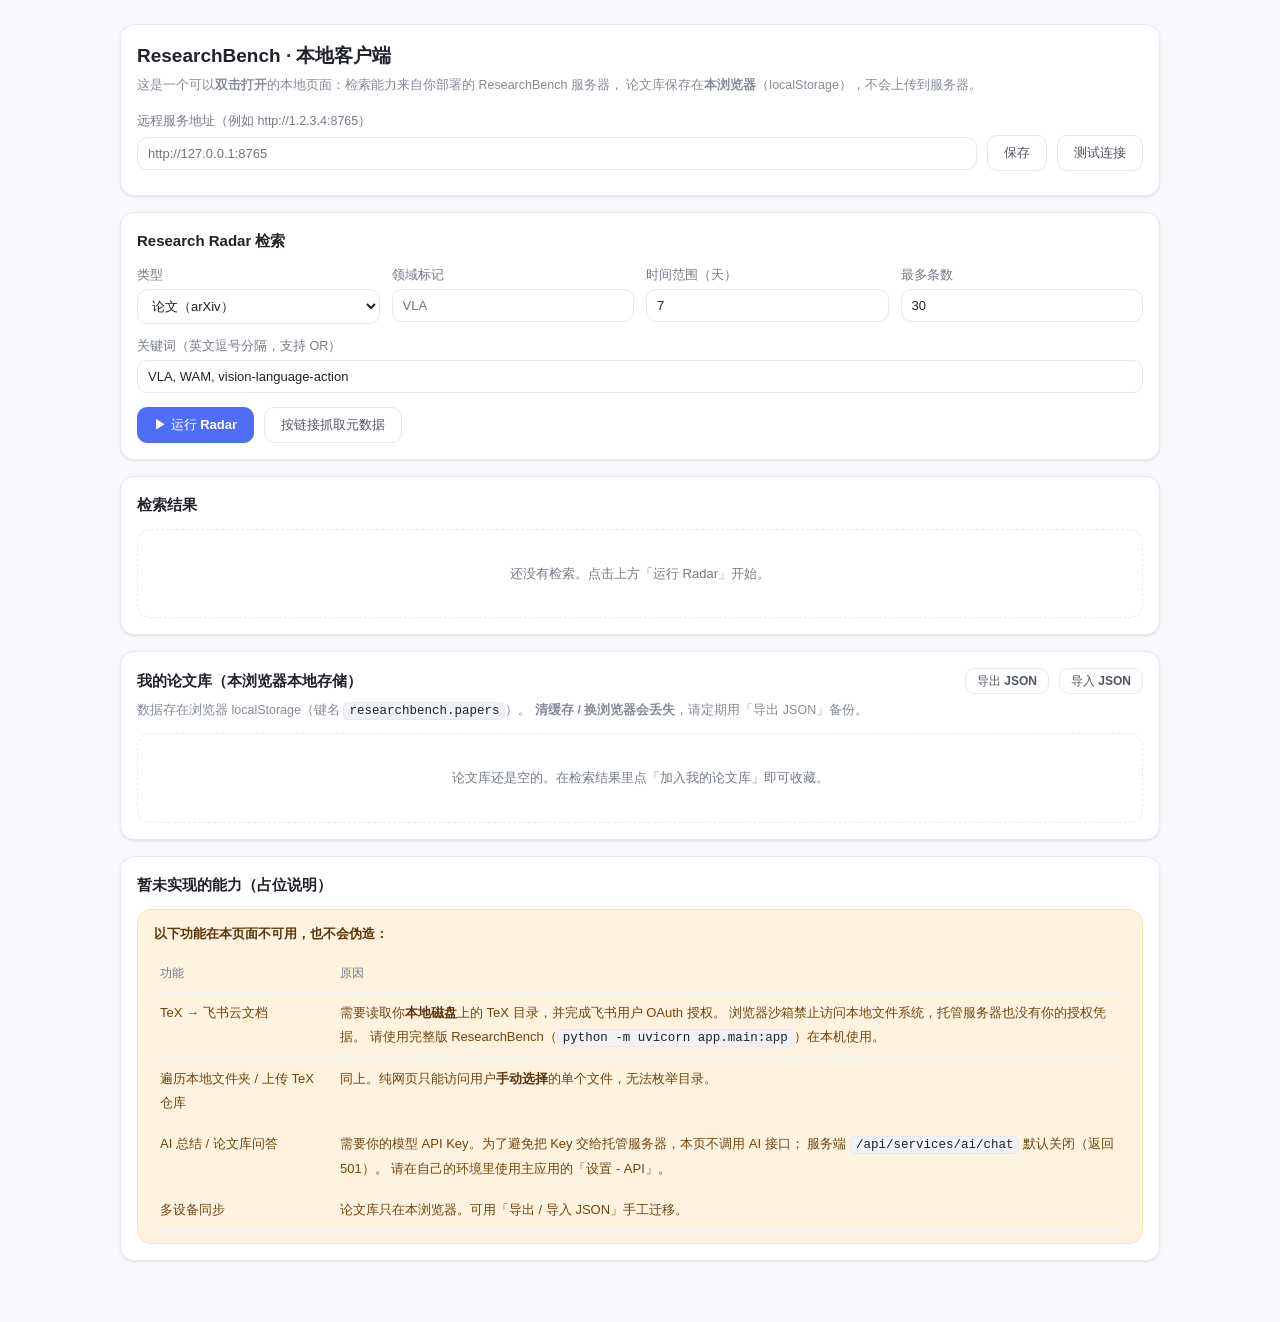
<file: static_client/index.html>
<!doctype html>
<html lang="zh-CN">
<head>
  <meta charset="utf-8">
  <meta name="viewport" content="width=device-width, initial-scale=1">
  <title>ResearchBench · 本地客户端（调用远程服务）</title>
  <style>
    /* 设计令牌与 example_demo / 主应用同源：浅色、留白充足、单一主色、极淡阴影 */
    :root {
      --primary: #4f6ef7;
      --primary-hover: #3f57d9;
      --primary-soft: #eef1ff;
      --bg: #f7f8fb;
      --panel: #ffffff;
      --panel-soft: #fafbfd;
      --line: #e7e9ef;
      --line-soft: #f0f2f6;
      --ink: #20232a;
      --body: #505662;
      --muted: #757b87;
      --faint: #858b96;
      --success-soft: #e8f7ee;
      --success: #24884d;
      --warn-soft: #fff2df;
      --warn: #a46613;
      --danger-soft: #fdeceb;
      --danger: #d0524f;
      --r-card: 14px;
      --r-ctl: 10px;
      --r-sm: 5px;
      --r-pill: 999px;
      --sh-1: 0 1px 2px rgba(16, 24, 40, .04), 0 1px 3px rgba(16, 24, 40, .06);
      --sh-2: 0 2px 4px rgba(16, 24, 40, .04), 0 8px 20px rgba(16, 24, 40, .07);
      --font-sans: -apple-system, BlinkMacSystemFont, "Segoe UI", "PingFang SC",
        "Hiragino Sans GB", "Microsoft YaHei", Roboto, Helvetica, Arial, sans-serif;
      --font-mono: ui-monospace, SFMono-Regular, Menlo, Consolas, monospace;
    }

    * { box-sizing: border-box; }

    body {
      margin: 0;
      background: var(--bg);
      color: var(--body);
      font-family: var(--font-sans);
      font-size: 14px;
      line-height: 1.6;
      -webkit-font-smoothing: antialiased;
    }

    main { width: min(1040px, calc(100% - 32px)); margin: 24px auto 64px; }

    .card {
      background: var(--panel);
      border: 1px solid var(--line);
      border-radius: var(--r-card);
      box-shadow: var(--sh-1);
      padding: 16px;
      margin-bottom: 16px;
    }

    h1 { font-size: 19px; font-weight: 650; color: var(--ink); margin: 0 0 4px; }
    h2 { font-size: 15px; font-weight: 650; color: var(--ink); margin: 0 0 12px; }
    .sub { color: var(--faint); font-size: 12.5px; margin: 0; }

    label { display: block; font-size: 12.5px; color: var(--muted); margin-bottom: 4px; }

    input[type="text"], input[type="number"], select, textarea {
      width: 100%;
      font-family: inherit;
      font-size: 13px;
      color: var(--ink);
      background: var(--panel);
      border: 1px solid var(--line);
      border-radius: var(--r-ctl);
      padding: 8px 10px;
      outline: none;
      transition: border-color .15s ease;
    }
    input:focus, select:focus, textarea:focus { border-color: var(--primary); }

    .grid { display: grid; gap: 12px; grid-template-columns: repeat(auto-fit, minmax(150px, 1fr)); }

    button {
      font-family: inherit;
      font-size: 13px;
      font-weight: 550;
      line-height: 1.2;
      padding: 9px 16px;
      border: 1px solid var(--primary);
      border-radius: var(--r-ctl);
      background: var(--primary);
      color: #fff;
      cursor: pointer;
      transition: background-color .15s ease, border-color .15s ease;
    }
    button:hover { background: var(--primary-hover); border-color: var(--primary-hover); }
    button:disabled { opacity: .55; cursor: not-allowed; }
    button:disabled:hover { background: var(--primary); border-color: var(--primary); }
    button.ghost {
      background: var(--panel);
      color: var(--body);
      border-color: var(--line);
    }
    button.ghost:hover { background: var(--panel-soft); border-color: #d3daf0; color: var(--ink); }
    button.tiny { padding: 5px 11px; font-size: 12px; }

    .row { display: flex; align-items: center; gap: 10px; flex-wrap: wrap; }

    code {
      font-family: var(--font-mono);
      font-size: 12.5px;
      background: var(--line-soft);
      color: var(--ink);
      border: 1px solid var(--line);
      border-radius: var(--r-sm);
      padding: 1px 5px;
    }

    .item {
      background: var(--panel);
      border: 1px solid var(--line);
      border-radius: var(--r-card);
      box-shadow: var(--sh-1);
      padding: 16px;
    }
    .item h3 { margin: 0 0 8px; font-size: 15px; font-weight: 650; line-height: 1.55; color: var(--ink); }
    .item p { margin: 8px 0 0; font-size: 13.5px; line-height: 1.75; }

    .feed { display: grid; gap: 12px; }

    .meta { display: flex; align-items: center; flex-wrap: wrap; gap: 6px; color: var(--faint); font-size: 12px; }
    .meta a { color: var(--primary); }

    .tag, .badge {
      display: inline-flex;
      align-items: center;
      padding: 2px 9px;
      border-radius: var(--r-pill);
      margin-right: 6px;
      font-size: 12px;
      font-weight: 550;
      white-space: nowrap;
    }
    .tag { background: var(--primary-soft); color: var(--primary-hover); }
    .read { background: var(--success-soft); color: var(--success); }
    .unread { background: var(--warn-soft); color: var(--warn); }

    .link { display: inline-block; margin-top: 10px; color: var(--primary); text-decoration: none; font-size: 13px; font-weight: 550; }

    .empty {
      text-align: center;
      border: 1px dashed var(--line);
      border-radius: var(--r-card);
      background: var(--panel);
      color: var(--muted);
      font-size: 13px;
      line-height: 1.8;
      padding: 32px 24px;
    }

    .src-diag {
      font-size: 12.5px; line-height: 1.9;
      background: var(--primary-soft);
      border: 1px solid #e2e8ff;
      border-radius: var(--r-card);
      padding: 12px 16px;
      margin-bottom: 12px;
    }

    .note {
      background: var(--warn-soft);
      border: 1px solid #f6e2bd;
      border-radius: var(--r-card);
      color: #6f4510;
      font-size: 13px;
      line-height: 1.85;
      padding: 12px 16px;
    }
    .note b { color: #5a370b; }

    table { width: 100%; border-collapse: collapse; font-size: 13px; }
    th, td { text-align: left; padding: 8px 6px; border-bottom: 1px solid var(--line-soft); vertical-align: top; }
    th { color: var(--muted); font-weight: 550; font-size: 12px; }

    .stat { color: var(--faint); font-size: 12.5px; }
    .hidden { display: none !important; }
  </style>
</head>
<body>
  <main>
    <!-- ================= 服务地址配置 ================= -->
    <section class="card">
      <h1>ResearchBench · 本地客户端</h1>
      <p class="sub">
        这是一个可以<b>双击打开</b>的本地页面：检索能力来自你部署的 ResearchBench 服务器，
        论文库保存在<b>本浏览器</b>（localStorage），不会上传到服务器。
      </p>

      <div style="margin-top:16px">
        <label for="serviceUrl">远程服务地址（例如 http://1.2.3.4:8765）</label>
        <div class="row">
          <input type="text" id="serviceUrl" placeholder="http://127.0.0.1:8765" style="flex:1;min-width:260px">
          <button class="ghost" id="saveUrlBtn" type="button">保存</button>
          <button class="ghost" id="testUrlBtn" type="button">测试连接</button>
        </div>
        <p class="stat" id="urlStatus" style="margin:8px 0 0"></p>
      </div>
    </section>

    <!-- ================= Radar 检索 ================= -->
    <section class="card">
      <h2>Research Radar 检索</h2>
      <div class="grid">
        <div>
          <label for="fType">类型</label>
          <select id="fType">
            <option value="paper">论文（arXiv）</option>
            <option value="news">AI 资讯</option>
          </select>
        </div>
        <div>
          <label for="fField">领域标记</label>
          <input type="text" id="fField" placeholder="VLA">
        </div>
        <div>
          <label for="fDays">时间范围（天）</label>
          <input type="number" id="fDays" value="7" min="1" max="365">
        </div>
        <div>
          <label for="fMax">最多条数</label>
          <input type="number" id="fMax" value="30" min="1" max="200">
        </div>
        <div class="hidden" id="langWrap">
          <label for="fLang">资讯语言</label>
          <select id="fLang">
            <option value="en">English / 全球</option>
            <option value="zh">中文 / 中国</option>
            <option value="auto">跟随源</option>
          </select>
        </div>
        <div class="hidden" id="channelWrap">
          <label for="fChannel">资讯渠道</label>
          <select id="fChannel">
            <option value="google">Google News</option>
            <option value="cn">国内 RSS</option>
            <option value="all">全部</option>
          </select>
        </div>
      </div>
      <div style="margin-top:12px">
        <label for="fKeywords">关键词（英文逗号分隔，支持 OR）</label>
        <input type="text" id="fKeywords" value="VLA, WAM, vision-language-action">
      </div>
      <div class="row" style="margin-top:14px">
        <button id="runBtn" type="button">▶ 运行 Radar</button>
        <button class="ghost" id="metaBtn" type="button">按链接抓取元数据</button>
        <span class="stat" id="radarStatus"></span>
      </div>
    </section>

    <!-- ================= 检索结果 ================= -->
    <section class="card">
      <h2>检索结果</h2>
      <div id="results"><div class="empty">还没有检索。点击上方「运行 Radar」开始。</div></div>
    </section>

    <!-- ================= 我的论文库（浏览器本地） ================= -->
    <section class="card">
      <div class="row" style="justify-content:space-between">
        <h2 style="margin:0">我的论文库（本浏览器本地存储）</h2>
        <div class="row">
          <button class="ghost tiny" id="exportBtn" type="button">导出 JSON</button>
          <button class="ghost tiny" id="importBtn" type="button">导入 JSON</button>
          <input type="file" id="importFile" accept="application/json,.json" class="hidden">
        </div>
      </div>
      <p class="sub" style="margin-top:6px">
        数据存在浏览器 localStorage（键名 <code>researchbench.papers</code>）。
        <b>清缓存 / 换浏览器会丢失</b>，请定期用「导出 JSON」备份。
      </p>
      <div id="library" style="margin-top:12px"></div>
    </section>

    <!-- ================= 暂未实现（占位） ================= -->
    <section class="card">
      <h2>暂未实现的能力（占位说明）</h2>
      <div class="note">
        <p style="margin:0 0 8px"><b>以下功能在本页面不可用，也不会伪造：</b></p>
        <table>
          <thead>
            <tr><th style="width:180px">功能</th><th>原因</th></tr>
          </thead>
          <tbody>
            <tr>
              <td>TeX → 飞书云文档</td>
              <td>需要读取你<b>本地磁盘</b>上的 TeX 目录，并完成飞书用户 OAuth 授权。
                  浏览器沙箱禁止访问本地文件系统，托管服务器也没有你的授权凭据。
                  请使用完整版 ResearchBench（<code>python -m uvicorn app.main:app</code>）在本机使用。</td>
            </tr>
            <tr>
              <td>遍历本地文件夹 / 上传 TeX 仓库</td>
              <td>同上。纯网页只能访问用户<b>手动选择</b>的单个文件，无法枚举目录。</td>
            </tr>
            <tr>
              <td>AI 总结 / 论文库问答</td>
              <td>需要你的模型 API Key。为了避免把 Key 交给托管服务器，本页不调用 AI 接口；
                  服务端 <code>/api/services/ai/chat</code> 默认关闭（返回 501）。
                  请在自己的环境里使用主应用的「设置 - API」。</td>
            </tr>
            <tr>
              <td>多设备同步</td>
              <td>论文库只在本浏览器。可用「导出 / 导入 JSON」手工迁移。</td>
            </tr>
          </tbody>
        </table>
      </div>
    </section>
  </main>

  <!-- 注意：用普通脚本（非 type="module"），这样 file:// 双击打开也能加载。
       type="module" 在 file:// 下会被 CORS 策略拦截。 -->
  <script src="./client.js"></script>
</body>
</html>
</file>
